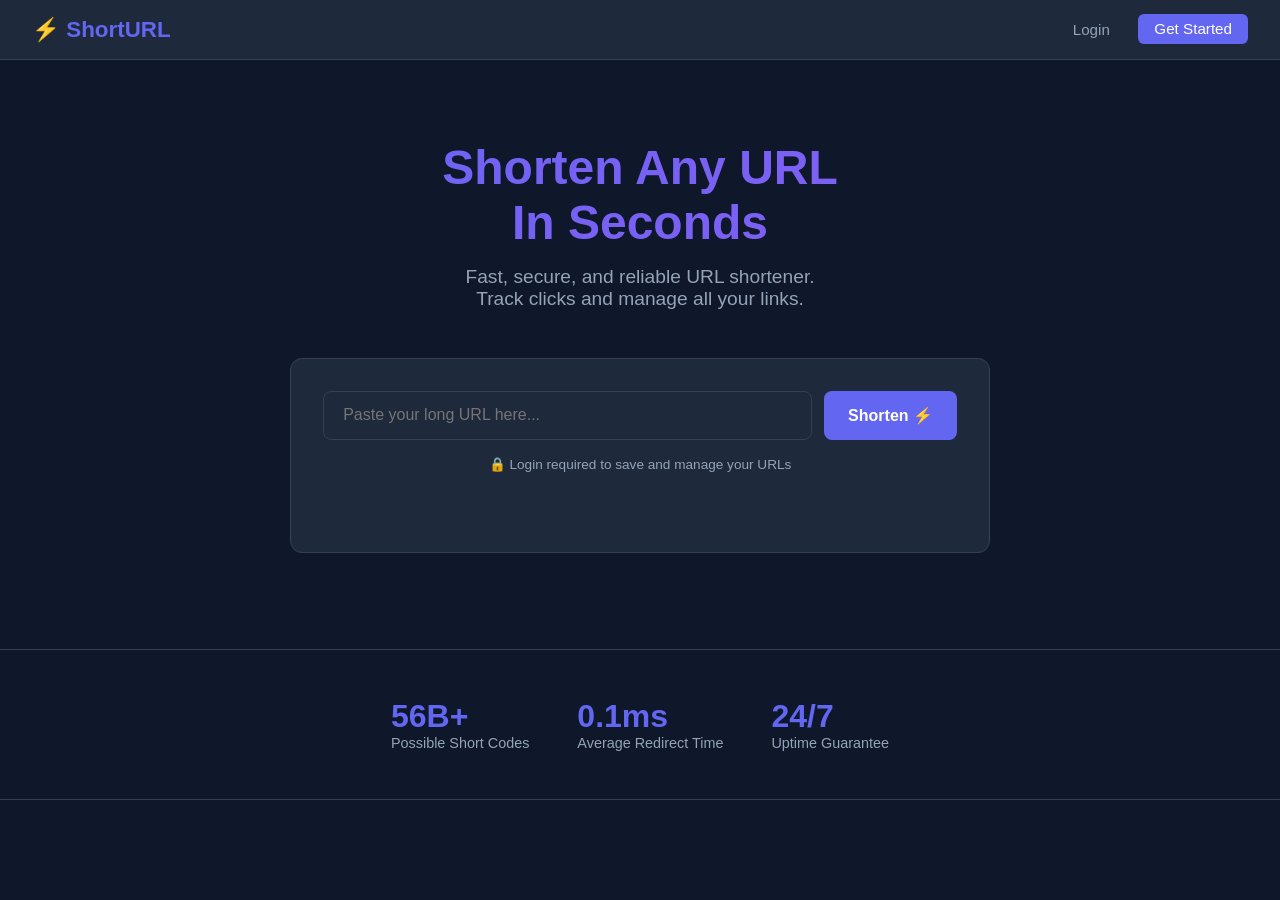
<file: src/main/resources/static/index.html>
<!DOCTYPE html>
<html lang="en">
<head>
    <meta charset="UTF-8">
    <meta name="viewport" content="width=device-width, initial-scale=1.0">
    <title>ShortURL — Fast URL Shortener</title>
    <link rel="stylesheet" href="style.css">
    <script src="app.js"></script>
</head>
<body>

<nav>
    <a href="index.html" class="nav-brand">⚡ ShortURL</a>
    <div class="nav-links" id="nav-links">
        <a href="login.html">Login</a>
        <a href="login.html" class="btn-nav">Get Started</a>
    </div>
</nav>

<section class="hero">
    <h1>Shorten Any URL<br>In Seconds</h1>
    <p>Fast, secure, and reliable URL shortener.<br>
       Track clicks and manage all your links.</p>

    <div class="shortener-box card">
        <div id="hero-alert" class="alert alert-error"></div>

        <div class="url-input-row">
            <input type="url" id="url-input"
                   placeholder="Paste your long URL here...">
            <button class="btn btn-primary" onclick="handleShorten()">
                Shorten ⚡
            </button>
        </div>

        <div class="result-box" id="result-box">
            <a href="#" id="result-link" target="_blank"></a>
            <button class="btn btn-copy"
                    onclick="copyToClipboard(
                        document.getElementById('result-link').href,
                        this)">
                Copy
            </button>
        </div>

        <p style="color:var(--muted); font-size:0.85rem; margin-top:1rem">
            🔒 Login required to save and manage your URLs
        </p>
    </div>
</section>

<section class="stats">
    <div class="stat">
        <h3>56B+</h3>
        <p>Possible Short Codes</p>
    </div>
    <div class="stat">
        <h3>0.1ms</h3>
        <p>Average Redirect Time</p>
    </div>
    <div class="stat">
        <h3>24/7</h3>
        <p>Uptime Guarantee</p>
    </div>
</section>

<script src="app.js"></script>
<script>
    // Update nav if logged in
    const user = getUser();
    if (user) {
        document.getElementById('nav-links').innerHTML = `
            <span style="color:var(--muted)">
                Hi, ${user.name.split(' ')[0]}
            </span>
            <a href="dashboard.html" class="btn-nav">Dashboard</a>
            <a href="#" onclick="logout()"
               style="color:var(--danger)">Logout</a>
        `;
    }

    async function handleShorten() {
        const input = document.getElementById('url-input');
        const url = input.value.trim();

        if (!url) {
            showAlert('hero-alert', 'Please enter a URL');
            return;
        }

        if (!url.startsWith('http://') && !url.startsWith('https://')) {
            showAlert('hero-alert',
                'URL must start with http:// or https://');
            return;
        }

        if (!getToken()) {
            window.location.href = 'login.html';
            return;
        }

        try {
            const data = await shortenUrl(url);
            const resultBox = document.getElementById('result-box');
            const resultLink = document.getElementById('result-link');
            resultLink.href = data.shortUrl;
            resultLink.textContent = data.shortUrl;
            resultBox.style.display = 'flex';
            input.value = '';
        } catch (err) {
            showAlert('hero-alert', err.message);
        }
    }

    // Allow Enter key
    document.getElementById('url-input')
        .addEventListener('keypress', e => {
            if (e.key === 'Enter') handleShorten();
        });
</script>
</body>
</html>
</file>
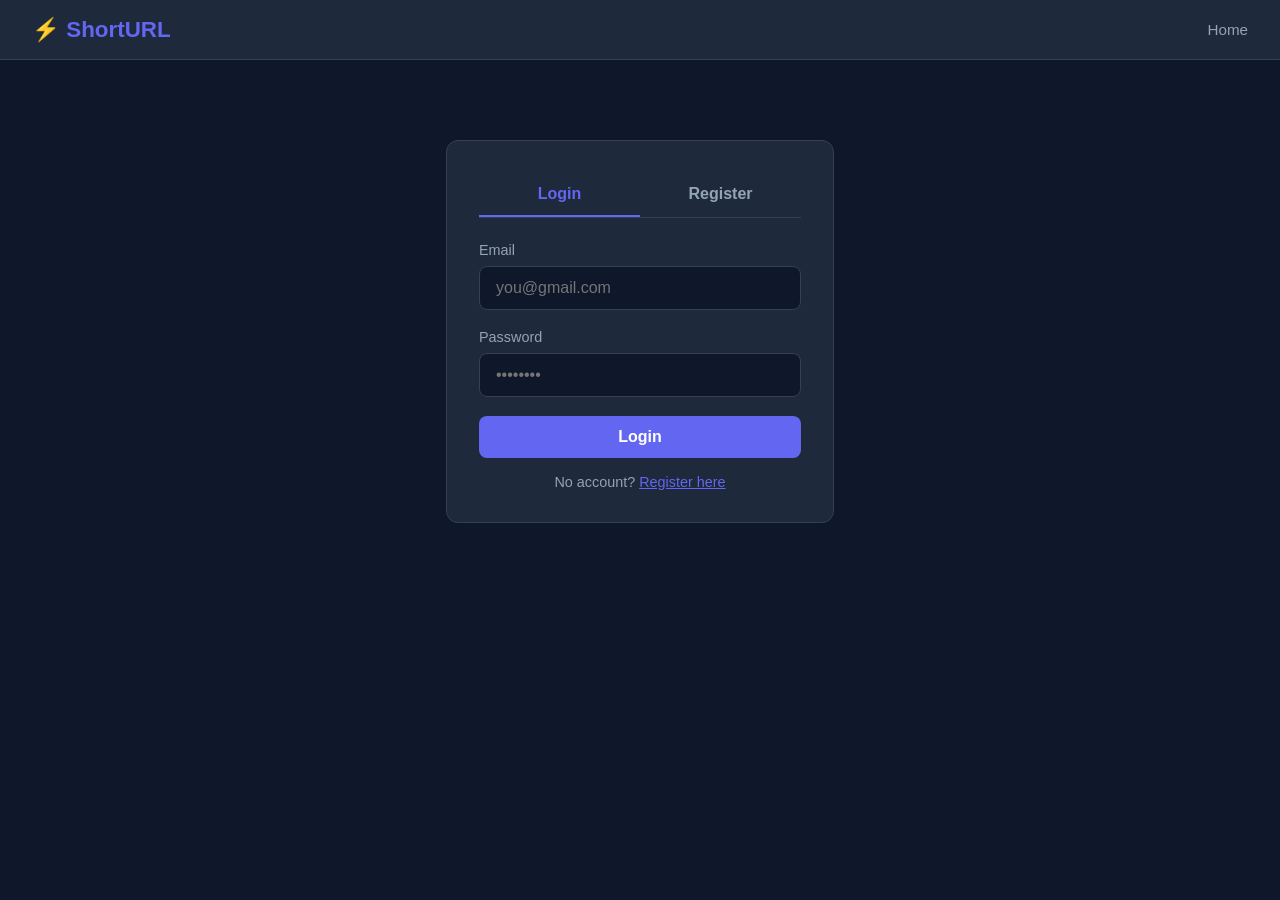
<file: src/main/resources/static/dashboard.html>
<!DOCTYPE html>
<html lang="en">
<head>
    <meta charset="UTF-8">
    <meta name="viewport" content="width=device-width, initial-scale=1.0">
    <title>Dashboard — ShortURL</title>
    <link rel="stylesheet" href="style.css">
    <script src="app.js"></script>
</head>
<body>

<nav>
    <a href="index.html" class="nav-brand">⚡ ShortURL</a>
    <div class="nav-links">
        <span id="nav-user" style="color:var(--muted)"></span>
        <a href="index.html">Home</a>
        <a href="#" onclick="logout()"
           style="color:var(--danger)">Logout</a>
    </div>
</nav>

<div class="dashboard">

    <!-- Create URL Section -->
    <div class="card" style="margin-bottom:2rem">
        <h2 style="margin-bottom:1.2rem">Shorten a New URL</h2>
        <div id="dash-alert" class="alert alert-error"></div>
        <div id="dash-success" class="alert alert-success"></div>
        <div class="url-input-row">
            <input type="url" id="dash-url-input"
                   placeholder="https://example.com/very-long-url">
            <button class="btn btn-primary"
                    onclick="handleDashShorten()">
                Shorten ⚡
            </button>
        </div>
    </div>

    <!-- URLs Table -->
    <div class="card">
        <div class="dashboard-header">
            <h2>My URLs</h2>
            <span id="url-count" class="badge">0 links</span>
        </div>

        <div id="urls-container">
            <div class="empty-state">
                <h3>Loading your URLs...</h3>
            </div>
        </div>
    </div>
</div>

<script src="app.js"></script>
<script>
    requireAuth();

    const user = getUser();
    if (user) {
        document.getElementById('nav-user').textContent =
            `👋 ${user.name}`;
    }

    // Load URLs on page load
    loadUrls();

    async function loadUrls() {
        const urls = await getMyUrls();
        const container = document.getElementById('urls-container');
        const countBadge = document.getElementById('url-count');

        countBadge.textContent = `${urls.length} link${urls.length !== 1 ? 's' : ''}`;

        if (urls.length === 0) {
            container.innerHTML = `
                <div class="empty-state">
                    <h3>No URLs yet</h3>
                    <p>Shorten your first URL above</p>
                </div>`;
            return;
        }

        container.innerHTML = `
            <div class="table-wrapper">
                <table>
                    <thead>
                        <tr>
                            <th>Short URL</th>
                            <th>Original URL</th>
                            <th>Clicks</th>
                            <th>Created</th>
                            <th>Actions</th>
                        </tr>
                    </thead>
                    <tbody id="url-table-body">
                    </tbody>
                </table>
            </div>`;

        const tbody = document.getElementById('url-table-body');

        urls.forEach(url => {
            const row = document.createElement('tr');
            const date = new Date(url.createdAt)
                .toLocaleDateString('en-IN', {
                    day: 'numeric', month: 'short', year: 'numeric'
                });

            row.innerHTML = `
                <td>
                    <a href="${url.shortUrl}" target="_blank"
                       class="short-link">
                        ${url.shortUrl.replace('http://localhost:8080/', '')}
                    </a>
                </td>
                <td>
                    <span class="original-url" title="${url.originalUrl}">
                        ${url.originalUrl}
                    </span>
                </td>
                <td><span class="badge">${url.clickCount} clicks</span></td>
                <td style="color:var(--muted)">${date}</td>
                <td style="display:flex; gap:0.5rem">
                    <button class="btn btn-copy"
                            onclick="copyToClipboard('${url.shortUrl}', this)">
                        Copy
                    </button>
                    <button class="btn btn-danger"
                            onclick="handleDelete(${url.id}, this)">
                        Delete
                    </button>
                </td>`;

            tbody.appendChild(row);
        });
    }

    async function handleDashShorten() {
        const input = document.getElementById('dash-url-input');
        const url = input.value.trim();

        if (!url) {
            showAlert('dash-alert', 'Please enter a URL');
            return;
        }

        try {
            const data = await shortenUrl(url);
            showAlert('dash-success',
                `✅ Shortened: ${data.shortUrl}`, 'success');
            input.value = '';
            loadUrls();     // refresh the table
        } catch (err) {
            showAlert('dash-alert', err.message);
        }
    }

    async function handleDelete(id, btn) {
        if (!confirm('Delete this URL?')) return;
        const success = await deleteUrl(id);
        if (success) {
            btn.closest('tr').remove();
            showAlert('dash-success', '✅ URL deleted', 'success');
            loadUrls();
        } else {
            showAlert('dash-alert', 'Failed to delete URL');
        }
    }
</script>
</body>
</html>
</file>
<file: src/main/resources/static/style.css>
* {
    margin: 0;
    padding: 0;
    box-sizing: border-box;
}

:root {
    --primary: #6366f1;
    --primary-dark: #4f46e5;
    --bg: #0f172a;
    --card: #1e293b;
    --border: #334155;
    --text: #f1f5f9;
    --muted: #94a3b8;
    --success: #22c55e;
    --danger: #ef4444;
}

body {
    font-family: 'Segoe UI', sans-serif;
    background: var(--bg);
    color: var(--text);
    min-height: 100vh;
}

/* ── NAVBAR ── */
nav {
    background: var(--card);
    border-bottom: 1px solid var(--border);
    padding: 1rem 2rem;
    display: flex;
    justify-content: space-between;
    align-items: center;
    position: sticky;
    top: 0;
    z-index: 100;
}

.nav-brand {
    font-size: 1.4rem;
    font-weight: 700;
    color: var(--primary);
    text-decoration: none;
}

.nav-links a {
    color: var(--muted);
    text-decoration: none;
    margin-left: 1.5rem;
    font-size: 0.95rem;
    transition: color 0.2s;
}

.nav-links a:hover {
    color: var(--text);
}

.nav-links .btn-nav {
    background: var(--primary);
    color: white;
    padding: 0.4rem 1rem;
    border-radius: 6px;
}

/* ── BUTTONS ── */
.btn {
    padding: 0.75rem 1.5rem;
    border: none;
    border-radius: 8px;
    font-size: 1rem;
    cursor: pointer;
    transition: all 0.2s;
    font-weight: 600;
}

.btn-primary {
    background: var(--primary);
    color: white;
}

.btn-primary:hover {
    background: var(--primary-dark);
    transform: translateY(-1px);
}

.btn-danger {
    background: transparent;
    color: var(--danger);
    border: 1px solid var(--danger);
    padding: 0.4rem 0.8rem;
    font-size: 0.85rem;
}

.btn-danger:hover {
    background: var(--danger);
    color: white;
}

.btn-copy {
    background: transparent;
    color: var(--primary);
    border: 1px solid var(--primary);
    padding: 0.4rem 0.8rem;
    font-size: 0.85rem;
}

.btn-copy:hover {
    background: var(--primary);
    color: white;
}

/* ── CARDS ── */
.card {
    background: var(--card);
    border: 1px solid var(--border);
    border-radius: 12px;
    padding: 2rem;
}

/* ── FORMS ── */
.form-group {
    margin-bottom: 1.2rem;
}

.form-group label {
    display: block;
    margin-bottom: 0.5rem;
    color: var(--muted);
    font-size: 0.9rem;
}

.form-group input {
    width: 100%;
    padding: 0.75rem 1rem;
    background: var(--bg);
    border: 1px solid var(--border);
    border-radius: 8px;
    color: var(--text);
    font-size: 1rem;
    transition: border 0.2s;
}

.form-group input:focus {
    outline: none;
    border-color: var(--primary);
}

/* ── HERO ── */
.hero {
    text-align: center;
    padding: 5rem 1rem 3rem;
}

.hero h1 {
    font-size: 3rem;
    font-weight: 800;
    margin-bottom: 1rem;
    background: linear-gradient(135deg, #6366f1, #8b5cf6);
    -webkit-background-clip: text;
    -webkit-text-fill-color: transparent;
}

.hero p {
    color: var(--muted);
    font-size: 1.2rem;
    margin-bottom: 3rem;
}

/* ── URL SHORTENER BOX ── */
.shortener-box {
    max-width: 700px;
    margin: 0 auto;
}

.url-input-row {
    display: flex;
    gap: 0.75rem;
    margin-bottom: 1rem;
}

.url-input-row input {
    flex: 1;
    padding: 0.9rem 1.2rem;
    background: var(--card);
    border: 1px solid var(--border);
    border-radius: 8px;
    color: var(--text);
    font-size: 1rem;
}

.url-input-row input:focus {
    outline: none;
    border-color: var(--primary);
}

/* ── RESULT BOX ── */
.result-box {
    background: var(--card);
    border: 1px solid var(--success);
    border-radius: 8px;
    padding: 1rem 1.5rem;
    display: flex;
    justify-content: space-between;
    align-items: center;
    margin-top: 1rem;
    display: none;
}

.result-box a {
    color: var(--success);
    font-size: 1.1rem;
    font-weight: 600;
    text-decoration: none;
}

.result-box a:hover {
    text-decoration: underline;
}

/* ── STATS ── */
.stats {
    display: flex;
    justify-content: center;
    gap: 3rem;
    padding: 3rem 1rem;
    border-top: 1px solid var(--border);
    border-bottom: 1px solid var(--border);
    margin: 3rem 0;
}

.stat h3 {
    font-size: 2rem;
    color: var(--primary);
    font-weight: 800;
}

.stat p {
    color: var(--muted);
    font-size: 0.9rem;
}

/* ── LOGIN PAGE ── */
.auth-container {
    max-width: 420px;
    margin: 5rem auto;
    padding: 0 1rem;
}

.auth-tabs {
    display: flex;
    margin-bottom: 1.5rem;
    border-bottom: 1px solid var(--border);
}

.auth-tab {
    flex: 1;
    padding: 0.75rem;
    background: none;
    border: none;
    color: var(--muted);
    cursor: pointer;
    font-size: 1rem;
    font-weight: 600;
    border-bottom: 2px solid transparent;
    transition: all 0.2s;
}

.auth-tab.active {
    color: var(--primary);
    border-bottom-color: var(--primary);
}

.auth-form {
    display: none;
}

.auth-form.active {
    display: block;
}

/* ── DASHBOARD ── */
.dashboard {
    max-width: 1000px;
    margin: 2rem auto;
    padding: 0 1rem;
}

.dashboard-header {
    display: flex;
    justify-content: space-between;
    align-items: center;
    margin-bottom: 2rem;
}

.dashboard-header h2 {
    font-size: 1.5rem;
    font-weight: 700;
}

/* ── TABLE ── */
.table-wrapper {
    overflow-x: auto;
}

table {
    width: 100%;
    border-collapse: collapse;
}

thead {
    background: var(--bg);
}

th {
    padding: 1rem;
    text-align: left;
    color: var(--muted);
    font-size: 0.85rem;
    text-transform: uppercase;
    letter-spacing: 0.05em;
    border-bottom: 1px solid var(--border);
}

td {
    padding: 1rem;
    border-bottom: 1px solid var(--border);
    font-size: 0.95rem;
    vertical-align: middle;
}

tr:hover {
    background: rgba(99, 102, 241, 0.05);
}

.short-link {
    color: var(--primary);
    text-decoration: none;
    font-weight: 600;
}

.short-link:hover {
    text-decoration: underline;
}

.original-url {
    color: var(--muted);
    max-width: 250px;
    overflow: hidden;
    text-overflow: ellipsis;
    white-space: nowrap;
}

.badge {
    background: rgba(99, 102, 241, 0.15);
    color: var(--primary);
    padding: 0.25rem 0.6rem;
    border-radius: 20px;
    font-size: 0.8rem;
    font-weight: 600;
}

/* ── ALERTS ── */
.alert {
    padding: 0.75rem 1rem;
    border-radius: 8px;
    margin-bottom: 1rem;
    font-size: 0.9rem;
    display: none;
}

.alert-error {
    background: rgba(239, 68, 68, 0.1);
    border: 1px solid var(--danger);
    color: var(--danger);
}

.alert-success {
    background: rgba(34, 197, 94, 0.1);
    border: 1px solid var(--success);
    color: var(--success);
}

/* ── EMPTY STATE ── */
.empty-state {
    text-align: center;
    padding: 4rem 1rem;
    color: var(--muted);
}

.empty-state h3 {
    font-size: 1.2rem;
    margin-bottom: 0.5rem;
}

/* ── RESPONSIVE ── */
@media (max-width: 600px) {
    .hero h1 { font-size: 2rem; }
    .url-input-row { flex-direction: column; }
    .stats { flex-direction: column; gap: 1.5rem; }
}
</file>
